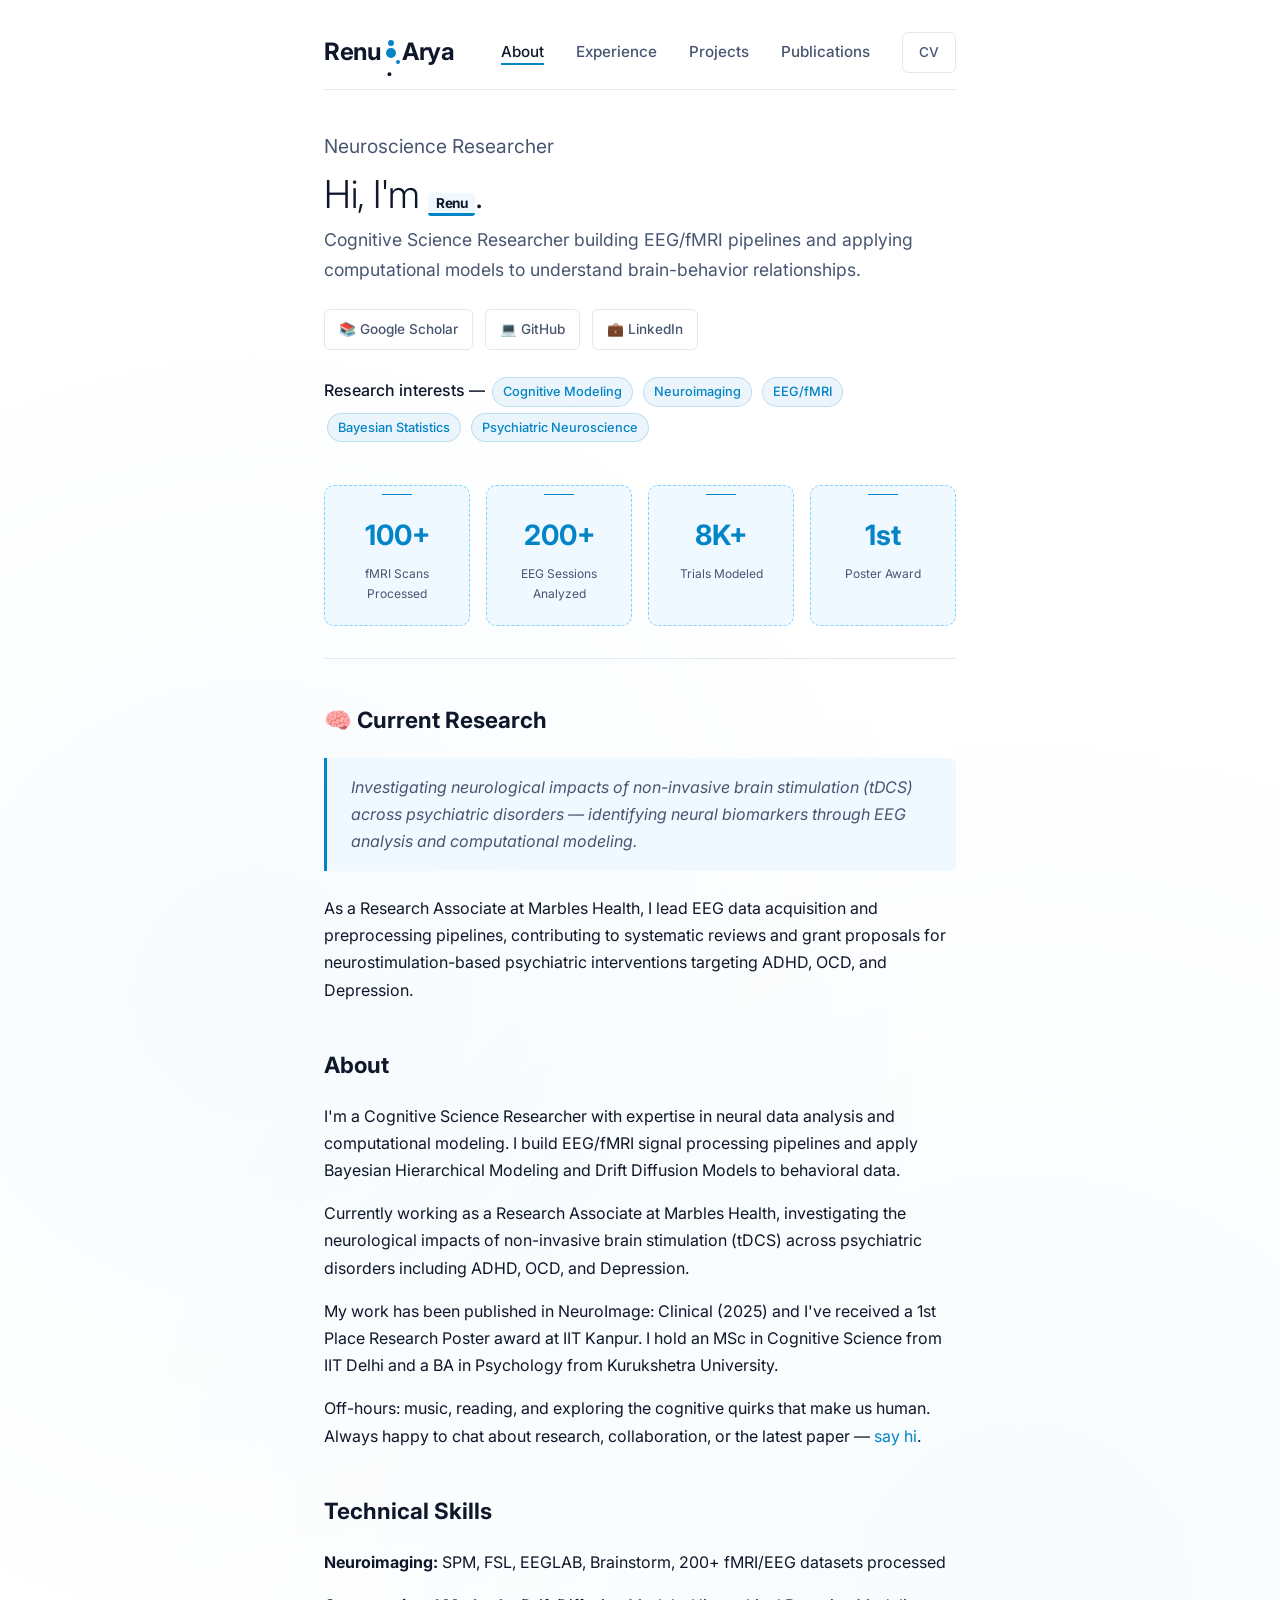
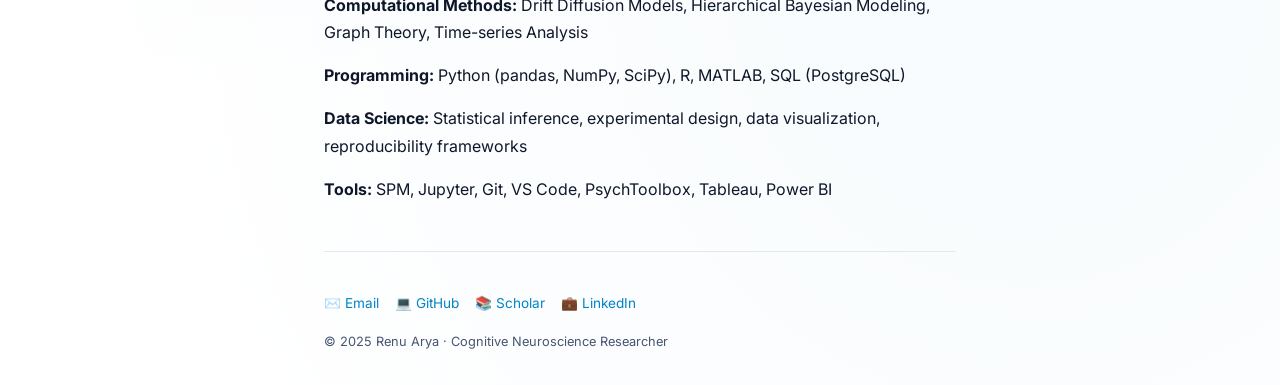
<file: index.html>
<!doctype html>
<html lang="en">
<head>
  <meta charset="utf-8">
  <meta name="viewport" content="width=device-width, initial-scale=1">
  <title>Renu Arya</title>
  <meta name="description" content="Renu Arya - Cognitive Science Researcher">
  <link rel="icon" href="data:image/svg+xml,%3Csvg xmlns='http://www.w3.org/2000/svg' viewBox='0 0 100 100'%3E%3Ctext y='75' font-size='70' fill='%23000'%3E%C2%A7%3C/text%3E%3C/svg%3E">
  <link href="https://fonts.googleapis.com/css2?family=Inter:wght@300;400;500;600;700&display=swap" rel="stylesheet">
  <link rel="stylesheet" href="css/style.css">
</head>
<body>
  <div class="shell-wide">
    <header class="topbar">
      <a class="mark" href="./">Renu<span class="dot">.</span>Arya</a>
      <nav>
        <a href="./" class="active">About</a>
        <a href="experience.html">Experience</a>
        <a href="project.html">Projects</a>
        <a href="publications.html">Publications</a>
        <a href="cv.pdf" class="cv-link" target="_blank" rel="noopener">CV</a>
      </nav>
    </header>

    <section class="hero">
      <p class="greeting">Neuroscience Researcher</p>
      <h1 class="name">Hi, I'm <span class="highlight">Renu</span>.</h1>
      <p class="title">
        Cognitive Science Researcher building EEG/fMRI pipelines and
        applying computational models to understand brain-behavior relationships.
      </p>

      <div class="social-links">
        <a href="https://scholar.google.com/citations?hl=en&user=OG6-NsIAAAAJ" target="_blank" rel="noopener">
          <span class="social-btn">📚 Google Scholar</span>
        </a>
        <a href="https://github.com/RenuArya" target="_blank" rel="noopener">
          <span class="social-btn">💻 GitHub</span>
        </a>
        <a href="https://www.linkedin.com/in/renuarya07/" target="_blank" rel="noopener">
          <span class="social-btn">💼 LinkedIn</span>
        </a>
      </div>

      <p class="interests" style="margin-top: 1.5rem;">
        <span style="font-weight:500;">Research interests — </span>
        <span class="tag">Cognitive Modeling</span>
        <span class="tag">Neuroimaging</span>
        <span class="tag">EEG/fMRI</span>
        <span class="tag">Bayesian Statistics</span>
        <span class="tag">Psychiatric Neuroscience</span>
      </p>
    </section>

    <div class="stats-grid">
      <div class="stat-card">
        <div class="value">100+</div>
        <div class="label">fMRI Scans Processed</div>
      </div>
      <div class="stat-card">
        <div class="value">200+</div>
        <div class="label">EEG Sessions Analyzed</div>
      </div>
      <div class="stat-card">
        <div class="value">8K+</div>
        <div class="label">Trials Modeled</div>
      </div>
      <div class="stat-card">
        <div class="value">1st</div>
        <div class="label">Poster Award</div>
      </div>
    </div>

    <div class="divider"></div>

    <section class="section">
      <h2><span class="neural">🧠</span> Current Research</h2>
      <div class="quote">
        Investigating neurological impacts of non-invasive brain stimulation (tDCS)
        across psychiatric disorders — identifying neural biomarkers through EEG
        analysis and computational modeling.
      </div>
      <p>
        As a Research Associate at Marbles Health, I lead EEG data acquisition and
        preprocessing pipelines, contributing to systematic reviews and grant proposals
        for neurostimulation-based psychiatric interventions targeting ADHD, OCD,
        and Depression.
      </p>
    </section>

    <section class="section">
      <h2>About</h2>
      <p>
        I'm a Cognitive Science Researcher with expertise in neural data analysis
        and computational modeling. I build EEG/fMRI signal processing pipelines
        and apply Bayesian Hierarchical Modeling and Drift Diffusion Models to
        behavioral data.
      </p>

      <p>
        Currently working as a Research Associate at Marbles Health, investigating
        the neurological impacts of non-invasive brain stimulation (tDCS) across
        psychiatric disorders including ADHD, OCD, and Depression.
      </p>

      <p>
        My work has been published in NeuroImage: Clinical (2025) and I've received
        a 1st Place Research Poster award at IIT Kanpur. I hold an MSc in Cognitive
        Science from IIT Delhi and a BA in Psychology from Kurukshetra University.
      </p>

      <p>
        Off-hours: music, reading, and exploring the cognitive quirks that make
        us human. Always happy to chat about research, collaboration, or the latest
        paper — <a href="mailto:renu@iitdalumni.com">say hi</a>.
      </p>
    </section>

    <section class="section">
      <h2>Technical Skills</h2>
      <p><strong>Neuroimaging:</strong> SPM, FSL, EEGLAB, Brainstorm, 200+ fMRI/EEG datasets processed</p>
      <p><strong>Computational Methods:</strong> Drift Diffusion Models, Hierarchical Bayesian Modeling, Graph Theory, Time-series Analysis</p>
      <p><strong>Programming:</strong> Python (pandas, NumPy, SciPy), R, MATLAB, SQL (PostgreSQL)</p>
      <p><strong>Data Science:</strong> Statistical inference, experimental design, data visualization, reproducibility frameworks</p>
      <p><strong>Tools:</strong> SPM, Jupyter, Git, VS Code, PsychToolbox, Tableau, Power BI</p>
    </section>

    <footer>
      <div class="footer-links">
        <a href="mailto:renu@iitdalumni.com">✉️ Email</a>
        <a href="https://github.com/RenuArya" target="_blank" rel="noopener">💻 GitHub</a>
        <a href="https://scholar.google.com/citations?hl=en&user=OG6-NsIAAAAJ" target="_blank" rel="noopener">📚 Scholar</a>
        <a href="https://www.linkedin.com/in/renuarya07/" target="_blank" rel="noopener">💼 LinkedIn</a>
      </div>
      <div style="margin-top: 0.25rem; font-size: 0.8rem;">
        © 2025 Renu Arya · Cognitive Neuroscience Researcher
      </div>
    </footer>
  </div>
</body>
</html>
</file>
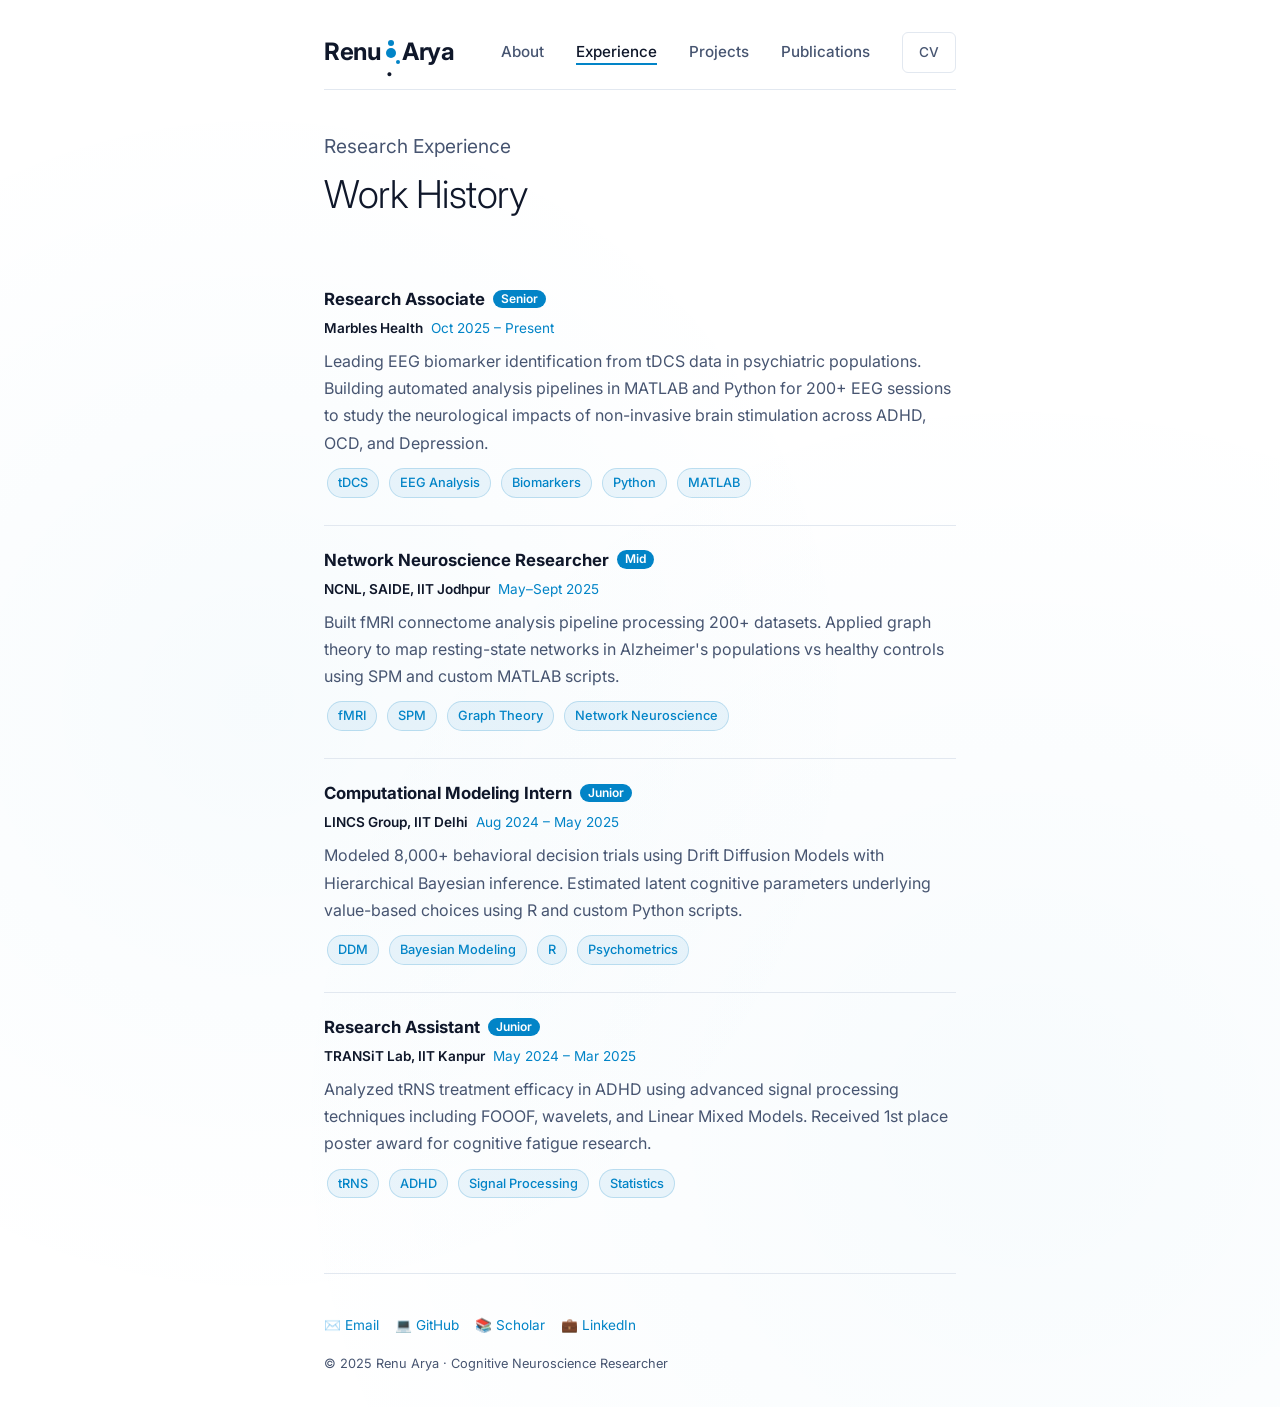
<file: experience.html>
<!doctype html>
<html lang="en">
<head>
  <meta charset="utf-8">
  <meta name="viewport" content="width=device-width, initial-scale=1">
  <title>Experience — Renu Arya</title>
  <meta name="description" content="Research Experience - Renu Arya">
  <link rel="icon" href="data:image/svg+xml,%3Csvg xmlns='http://www.w3.org/2000/svg' viewBox='0 0 100 100'%3E%3Ctext y='75' font-size='70' fill='%23000'%3E%C2%A7%3C/text%3E%3C/svg%3E">
  <link href="https://fonts.googleapis.com/css2?family=Inter:wght@300;400;500;600;700&display=swap" rel="stylesheet">
  <link rel="stylesheet" href="css/style.css">
</head>
<body>
  <div class="shell-wide">
    <header class="topbar">
      <a class="mark" href="./">Renu<span class="dot">.</span>Arya</a>
      <nav>
        <a href="./">About</a>
        <a href="experience.html" class="active">Experience</a>
        <a href="project.html">Projects</a>
        <a href="publications.html">Publications</a>
        <a href="cv.pdf" class="cv-link" target="_blank" rel="noopener">CV</a>
      </nav>
    </header>

    <section class="hero">
      <p class="greeting">Research Experience</p>
      <h1 class="name">Work History</h1>
    </section>

    <section class="section">
      <div class="post">
        <h3>Research Associate <span class="level">Senior</span></h3>
        <div class="meta">
          <span class="org">Marbles Health</span>
          <span class="period">Oct 2025 – Present</span>
        </div>
        <p>
          Leading EEG biomarker identification from tDCS data in psychiatric populations.
          Building automated analysis pipelines in MATLAB and Python for 200+ EEG sessions
          to study the neurological impacts of non-invasive brain stimulation across ADHD,
          OCD, and Depression.
        </p>
        <div class="tags">
          <span class="tag">tDCS</span>
          <span class="tag">EEG Analysis</span>
          <span class="tag">Biomarkers</span>
          <span class="tag">Python</span>
          <span class="tag">MATLAB</span>
        </div>
      </div>
      <div class="post">
        <h3>Network Neuroscience Researcher <span class="level">Mid</span></h3>
        <div class="meta">
          <span class="org">NCNL, SAIDE, IIT Jodhpur</span>
          <span class="period">May–Sept 2025</span>
        </div>
        <p>
          Built fMRI connectome analysis pipeline processing 200+ datasets. Applied graph
          theory to map resting-state networks in Alzheimer's populations vs healthy
          controls using SPM and custom MATLAB scripts.
        </p>
        <div class="tags">
          <span class="tag">fMRI</span>
          <span class="tag">SPM</span>
          <span class="tag">Graph Theory</span>
          <span class="tag">Network Neuroscience</span>
        </div>
      </div>
      <div class="post">
        <h3>Computational Modeling Intern <span class="level">Junior</span></h3>
        <div class="meta">
          <span class="org">LINCS Group, IIT Delhi</span>
          <span class="period">Aug 2024 – May 2025</span>
        </div>
        <p>
          Modeled 8,000+ behavioral decision trials using Drift Diffusion Models with
          Hierarchical Bayesian inference. Estimated latent cognitive parameters underlying
          value-based choices using R and custom Python scripts.
        </p>
        <div class="tags">
          <span class="tag">DDM</span>
          <span class="tag">Bayesian Modeling</span>
          <span class="tag">R</span>
          <span class="tag">Psychometrics</span>
        </div>
      </div>
      <div class="post">
        <h3>Research Assistant <span class="level">Junior</span></h3>
        <div class="meta">
          <span class="org">TRANSiT Lab, IIT Kanpur</span>
          <span class="period">May 2024 – Mar 2025</span>
        </div>
        <p>
          Analyzed tRNS treatment efficacy in ADHD using advanced signal processing
          techniques including FOOOF, wavelets, and Linear Mixed Models. Received 1st
          place poster award for cognitive fatigue research.
        </p>
        <div class="tags">
          <span class="tag">tRNS</span>
          <span class="tag">ADHD</span>
          <span class="tag">Signal Processing</span>
          <span class="tag">Statistics</span>
        </div>
      </div>
    </section>

    <footer>
      <div class="footer-links">
        <a href="mailto:renu@iitdalumni.com">✉️ Email</a>
        <a href="https://github.com/RenuArya" target="_blank" rel="noopener">💻 GitHub</a>
        <a href="https://scholar.google.com/citations?hl=en&user=OG6-NsIAAAAJ" target="_blank" rel="noopener">📚 Scholar</a>
        <a href="https://www.linkedin.com/in/renuarya07/" target="_blank" rel="noopener">💼 LinkedIn</a>
      </div>
      <div style="margin-top: 0.25rem; font-size: 0.8rem;">
        © 2025 Renu Arya · Cognitive Neuroscience Researcher
      </div>
    </footer>
  </div>
</body>
</html>
</file>
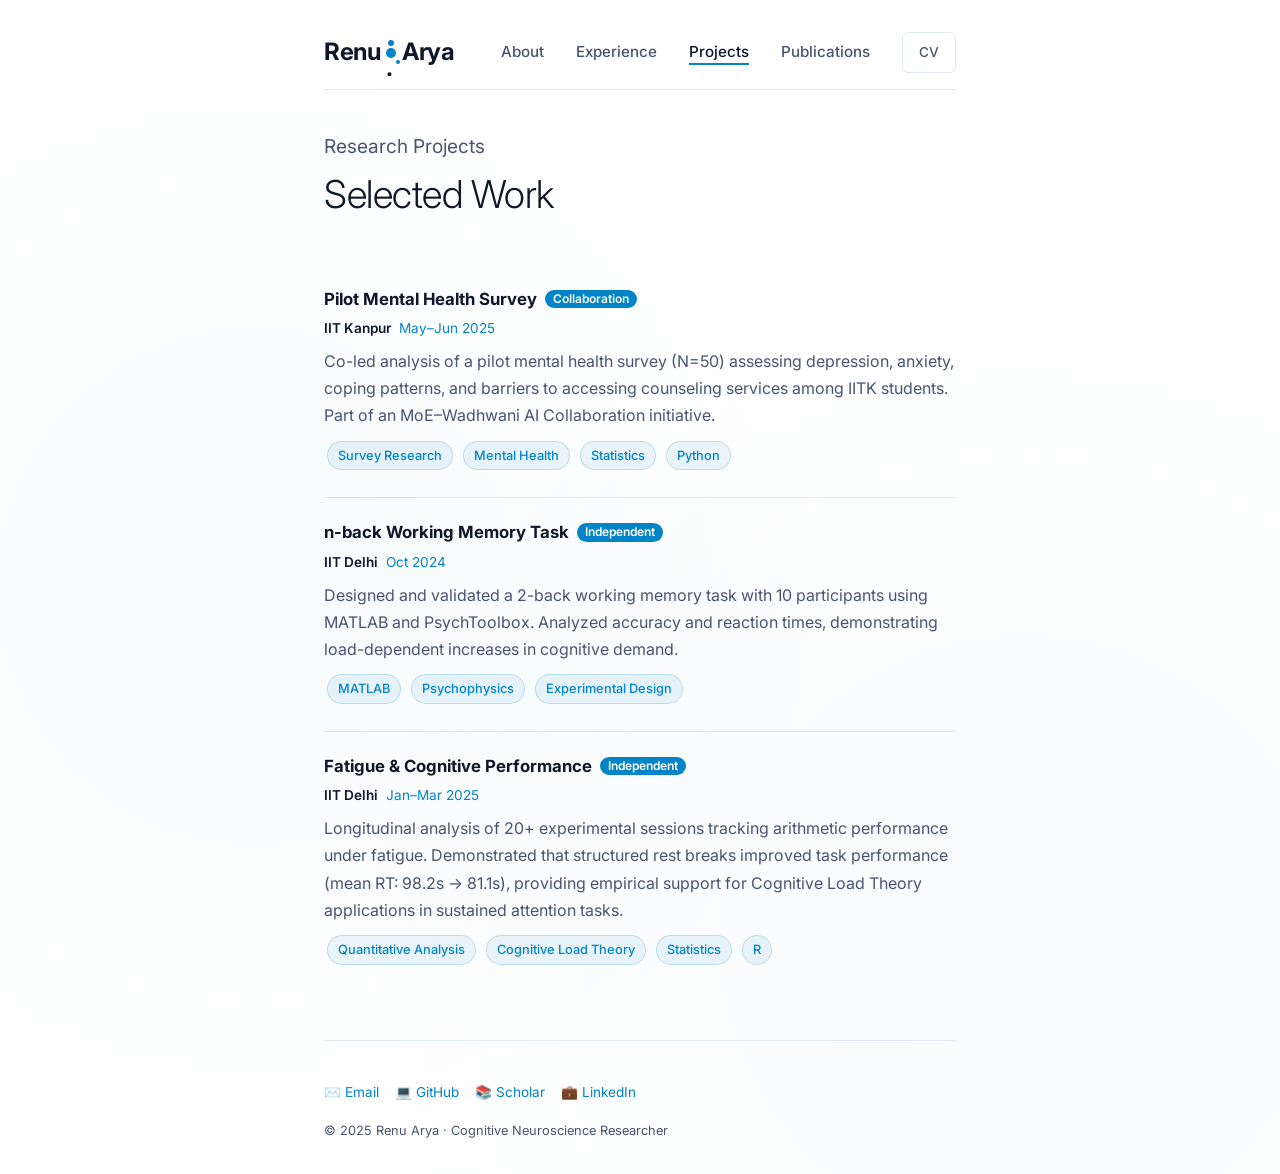
<file: project.html>
<!doctype html>
<html lang="en">
<head>
  <meta charset="utf-8">
  <meta name="viewport" content="width=device-width, initial-scale=1">
  <title>Projects — Renu Arya</title>
  <meta name="description" content="Research Projects - Renu Arya">
  <link rel="icon" href="data:image/svg+xml,%3Csvg xmlns='http://www.w3.org/2000/svg' viewBox='0 0 100 100'%3E%3Ctext y='75' font-size='70' fill='%23000'%3E%C2%A7%3C/text%3E%3C/svg%3E">
  <link href="https://fonts.googleapis.com/css2?family=Inter:wght@300;400;500;600;700&display=swap" rel="stylesheet">
  <link rel="stylesheet" href="css/style.css">
</head>
<body>
  <div class="shell-wide">
    <header class="topbar">
      <a class="mark" href="./">Renu<span class="dot">.</span>Arya</a>
      <nav>
        <a href="./">About</a>
        <a href="experience.html">Experience</a>
        <a href="project.html" class="active">Projects</a>
        <a href="publications.html">Publications</a>
        <a href="cv.pdf" class="cv-link" target="_blank" rel="noopener">CV</a>
      </nav>
    </header>

    <section class="hero">
      <p class="greeting">Research Projects</p>
      <h1 class="name">Selected Work</h1>
    </section>

    <section class="section">
      <div class="post">
        <h3>Pilot Mental Health Survey <span class="level">Collaboration</span></h3>
        <div class="meta">
          <span class="org">IIT Kanpur</span>
          <span class="period">May–Jun 2025</span>
        </div>
        <p>
          Co-led analysis of a pilot mental health survey (N=50) assessing depression,
          anxiety, coping patterns, and barriers to accessing counseling services among
          IITK students. Part of an MoE–Wadhwani AI Collaboration initiative.
        </p>
        <div class="tags">
          <span class="tag">Survey Research</span>
          <span class="tag">Mental Health</span>
          <span class="tag">Statistics</span>
          <span class="tag">Python</span>
        </div>
      </div>
      <div class="post">
        <h3>n-back Working Memory Task <span class="level">Independent</span></h3>
        <div class="meta">
          <span class="org">IIT Delhi</span>
          <span class="period">Oct 2024</span>
        </div>
        <p>
          Designed and validated a 2-back working memory task with 10 participants using
          MATLAB and PsychToolbox. Analyzed accuracy and reaction times, demonstrating
          load-dependent increases in cognitive demand.
        </p>
        <div class="tags">
          <span class="tag">MATLAB</span>
          <span class="tag">Psychophysics</span>
          <span class="tag">Experimental Design</span>
        </div>
      </div>
      <div class="post">
        <h3>Fatigue & Cognitive Performance <span class="level">Independent</span></h3>
        <div class="meta">
          <span class="org">IIT Delhi</span>
          <span class="period">Jan–Mar 2025</span>
        </div>
        <p>
          Longitudinal analysis of 20+ experimental sessions tracking arithmetic
          performance under fatigue. Demonstrated that structured rest breaks improved
          task performance (mean RT: 98.2s → 81.1s), providing empirical support for
          Cognitive Load Theory applications in sustained attention tasks.
        </p>
        <div class="tags">
          <span class="tag">Quantitative Analysis</span>
          <span class="tag">Cognitive Load Theory</span>
          <span class="tag">Statistics</span>
          <span class="tag">R</span>
        </div>
      </div>
    </section>

    <footer>
      <div class="footer-links">
        <a href="mailto:renu@iitdalumni.com">✉️ Email</a>
        <a href="https://github.com/RenuArya" target="_blank" rel="noopener">💻 GitHub</a>
        <a href="https://scholar.google.com/citations?hl=en&user=OG6-NsIAAAAJ" target="_blank" rel="noopener">📚 Scholar</a>
        <a href="https://www.linkedin.com/in/renuarya07/" target="_blank" rel="noopener">💼 LinkedIn</a>
      </div>
      <div style="margin-top: 0.25rem; font-size: 0.8rem;">
        © 2025 Renu Arya · Cognitive Neuroscience Researcher
      </div>
    </footer>
  </div>
</body>
</html>
</file>
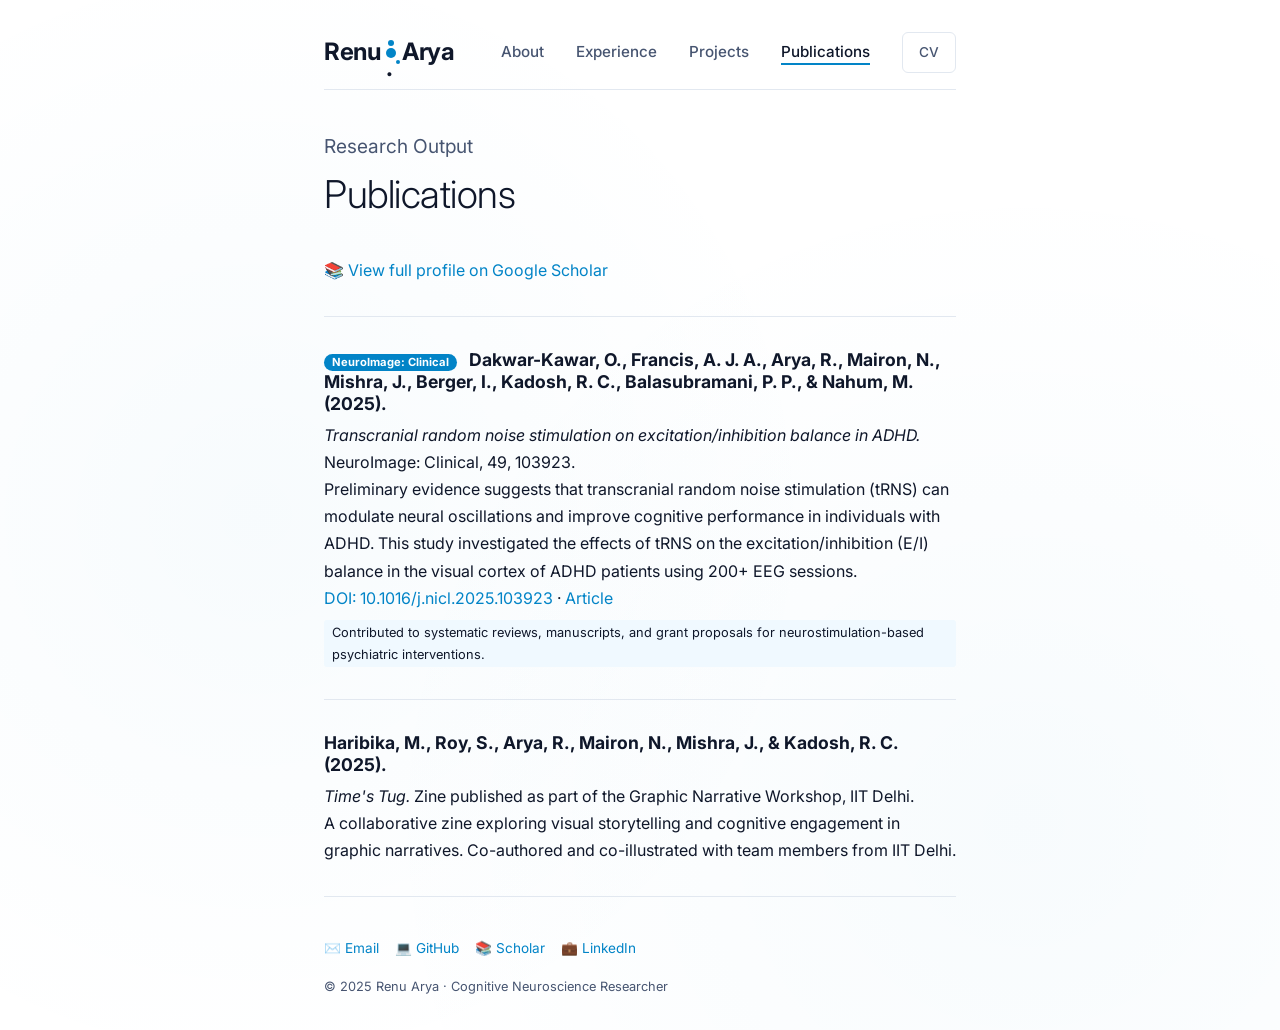
<file: publications.html>
<!doctype html>
<html lang="en">
<head>
  <meta charset="utf-8">
  <meta name="viewport" content="width=device-width, initial-scale=1">
  <title>Publications — Renu Arya</title>
  <meta name="description" content="Neuroscience publications by Renu Arya">
  <link rel="icon" href="data:image/svg+xml,%3Csvg xmlns='http://www.w3.org/2000/svg' viewBox='0 0 100 100'%3E%3Ctext y='75' font-size='70' fill='%23000'%3E%C2%A7%3C/text%3E%3C/svg%3E">
  <link href="https://fonts.googleapis.com/css2?family=Inter:wght@300;400;500;600;700&display=swap" rel="stylesheet">
  <link rel="stylesheet" href="css/style.css">
</head>
<body>
  <div class="shell-wide">
    <header class="topbar">
      <a class="mark" href="./">Renu<span class="dot">.</span>Arya</a>
      <nav>
        <a href="./">About</a>
        <a href="experience.html">Experience</a>
        <a href="project.html">Projects</a>
        <a href="publications.html" class="active">Publications</a>
        <a href="cv.pdf" class="cv-link" target="_blank" rel="noopener">CV</a>
      </nav>
    </header>

    <section class="hero">
      <p class="greeting">Research Output</p>
      <h1 class="name">Publications</h1>
    </section>

    <p style="margin-bottom: 1.5rem; color: var(--muted);">
      <a href="https://scholar.google.com/citations?hl=en&user=OG6-NsIAAAAJ" target="_blank" rel="noopener">📚 View full profile on Google Scholar</a>
    </p>

    <div class="divider"></div>

    <div>
      <h3>
        <span class="citation-count">NeuroImage: Clinical</span>
        Dakwar-Kawar, O., Francis, A. J. A., Arya, R., Mairon, N., Mishra, J., Berger, I., Kadosh, R. C., Balasubramani, P. P., & Nahum, M. (2025).
      </h3>
      <div class="venue">
        <em>Transcranial random noise stimulation on excitation/inhibition balance in ADHD.</em>
        NeuroImage: Clinical, 49, 103923.
      </div>
      <div class="abstract">
        Preliminary evidence suggests that transcranial random noise stimulation (tRNS) can modulate neural oscillations
        and improve cognitive performance in individuals with ADHD. This study investigated the effects of tRNS on the
        excitation/inhibition (E/I) balance in the visual cortex of ADHD patients using 200+ EEG sessions.
      </div>
      <div class="pub-link">
        <a href="https://doi.org/10.1016/j.nicl.2025.103923" target="_blank">DOI: 10.1016/j.nicl.2025.103923</a> ·
        <a href="https://www.sciencedirect.com/science/article/pii/S2213158225001234" target="_blank">Article</a>
      </div>
      <div class="highlight" style="margin-top: 0.5rem; display: inline-block; padding: 2px 8px; font-size: 0.8rem;">
        Contributed to systematic reviews, manuscripts, and grant proposals for neurostimulation-based psychiatric interventions.
      </div>
    </div>

    <div class="divider"></div>

    <div>
      <h3>Haribika, M., Roy, S., Arya, R., Mairon, N., Mishra, J., & Kadosh, R. C. (2025).</h3>
      <div class="venue">
        <em>Time's Tug.</em> Zine published as part of the Graphic Narrative Workshop, IIT Delhi.
      </div>
      <div class="abstract">
        A collaborative zine exploring visual storytelling and cognitive engagement in graphic narratives.
        Co-authored and co-illustrated with team members from IIT Delhi.
      </div>
    </div>

    <footer>
      <div class="footer-links">
        <a href="mailto:renu@iitdalumni.com">✉️ Email</a>
        <a href="https://github.com/RenuArya" target="_blank" rel="noopener">💻 GitHub</a>
        <a href="https://scholar.google.com/citations?hl=en&user=OG6-NsIAAAAJ" target="_blank" rel="noopener">📚 Scholar</a>
        <a href="https://www.linkedin.com/in/renuarya07/" target="_blank" rel="noopener">💼 LinkedIn</a>
      </div>
      <div style="margin-top: 0.25rem; font-size: 0.8rem;">
        © 2025 Renu Arya · Cognitive Neuroscience Researcher
      </div>
    </footer>
  </div>
</body>
</html>
</file>
<file: css/style.css>
/* Renu Arya Portfolio - Clean Neuroscience Theme */
:root {
  --bg: #ffffff;
  --text: #0f172a;
  --muted: #475571;
  --border: #e2e8f0;
  --accent: #0284c7;
  --accent-light: #7dd3fc;
  --link: #0284c7;
  --link-hover: #0369a1;
  --max-width: 680px;
}
* { margin: 0; padding: 0; box-sizing: border-box; }
body {
  background: var(--bg);
  color: var(--text);
  font-family: 'Inter', -apple-system, BlinkMacSystemFont, sans-serif;
  line-height: 1.7;
  font-size: 16px;
  background-image: radial-gradient(circle at 20% 50%, rgba(2, 132, 196, 0.03) 0%, transparent 50%),
                    radial-gradient(circle at 80% 80%, rgba(2, 132, 196, 0.03) 0%, transparent 50%);
}
h1, h2, h3 { font-weight: 700; line-height: 1.2; }
h1 { font-size: 2.4rem; letter-spacing: -0.5px; }
h2 { font-size: 1.4rem; margin-top: 3rem; margin-bottom: 1.5rem; }
h3 { font-size: 1.1rem; margin-bottom: 0.5rem; }
p { margin-bottom: 1rem; }
a { color: var(--link); text-decoration: none; }
a:hover { color: var(--link-hover); text-decoration: underline; }
.shell-wide {
  width: 100%;
  max-width: var(--max-width);
  margin: 0 auto;
  padding: 32px 24px;
}
.topbar {
  display: flex;
  justify-content: space-between;
  align-items: center;
  border-bottom: 1px solid var(--border);
  padding-bottom: 1rem;
  margin-bottom: 2.5rem;
}
.mark {
  font-size: 1.5rem;
  font-weight: 700;
  color: var(--text);
  text-decoration: none;
  letter-spacing: -0.5px;
  display: flex;
  align-items: center;
  gap: 6px;
}
.mark .dot {
  width: 10px; height: 10px;
  background: var(--accent);
  border-radius: 50%;
  position: relative;
}
.mark .dot::before, .mark .dot::after {
  content: '';
  position: absolute;
  background: var(--accent);
  border-radius: 50%;
}
.mark .dot::before { width: 6px; height: 6px; top: -8px; left: 2px; }
.mark .dot::after { width: 4px; height: 4px; bottom: -6px; right: -4px; }
nav a {
  color: var(--muted);
  text-decoration: none;
  font-size: 0.95rem;
  font-weight: 500;
  margin-left: 1.75rem;
  transition: all 0.2s ease;
  position: relative;
}
nav a:hover { color: var(--text); }
nav a.active { color: var(--text); }
nav a.active::after {
  content: '';
  position: absolute;
  bottom: -4px;
  left: 0;
  right: 0;
  height: 2px;
  background: var(--accent);
}
.hero { margin-bottom: 2.5rem; }
.hero .greeting {
  font-size: 1.2rem;
  color: var(--muted);
  margin-bottom: 0.5rem;
  font-weight: 400;
}
.hero .name {
  font-size: 2.4rem;
  font-weight: 300;
  margin-bottom: 0.5rem;
}
.hero .name .highlight {
  font-weight: 700;
  color: var(--text);
  border-bottom: 3px solid var(--accent);
  padding-bottom: 2px;
}
.hero .title {
  font-size: 1.1rem;
  color: var(--muted);
  margin-top: 0.5rem;
  font-weight: 400;
}
.social-links {
  display: flex;
  gap: 0.75rem;
  margin-top: 1.5rem;
}
.social-btn {
  display: inline-flex;
  align-items: center;
  gap: 6px;
  padding: 8px 14px;
  border: 1px solid var(--border);
  border-radius: 6px;
  color: var(--muted);
  font-size: 0.85rem;
  font-weight: 500;
  transition: all 0.15s ease;
  background: white;
}
.social-btn:hover {
  color: var(--link);
  border-color: var(--link);
}
.tag {
  display: inline-block;
  background: rgba(2, 132, 196, 0.08);
  color: var(--link);
  border: 1px solid rgba(2, 132, 196, 0.2);
  padding: 3px 10px;
  border-radius: 20px;
  font-size: 0.8rem;
  font-weight: 500;
  margin: 3px;
}
.section { margin: 3rem 0; }
.post {
  border-bottom: 1px solid var(--border);
  padding: 1.5rem 0;
}
.post:last-child { border-bottom: none; }
.post h3 {
  font-size: 1.05rem;
  display: flex;
  align-items: center;
  gap: 8px;
}
.post .level {
  font-size: 0.75rem;
  background: var(--accent);
  color: white;
  padding: 2px 8px;
  border-radius: 10px;
  font-weight: 600;
}
.post .meta {
  font-size: 0.85rem;
  color: var(--muted);
  margin-bottom: 0.5rem;
  display: flex;
  gap: 0.5rem;
  align-items: center;
  flex-wrap: wrap;
}
.post .meta .org { font-weight: 600; color: var(--text); }
.post .meta .period { color: var(--accent); }
.post p { color: var(--muted); margin-bottom: 0.5rem; }
.post .tags { margin-top: 0.5rem; }
.cv-link {
  display: inline-flex;
  align-items: center;
  gap: 6px;
  font-size: 0.85rem;
  color: var(--muted);
  border: 1px solid var(--border);
  padding: 8px 16px;
  border-radius: 6px;
  transition: all 0.15s ease;
  background: white;
}
.cv-link:hover {
  color: var(--text);
  border-color: var(--border);
}
.stats-grid {
  display: grid;
  grid-template-columns: repeat(auto-fit, minmax(140px, 1fr));
  gap: 1rem;
  margin-top: 2rem;
}
.stat-card {
  background: #f0f9ff;
  border: 1px dashed var(--accent-light);
  padding: 1.25rem;
  border-radius: 10px;
  text-align: center;
  position: relative;
  overflow: hidden;
}
.stat-card::before {
  content: '';
  position: absolute;
  top: 8px;
  left: 50%;
  transform: translateX(-50%);
  width: 30px;
  height: 1px;
  background: var(--accent);
}
.stat-card .value {
  font-size: 1.75rem;
  font-weight: 700;
  color: var(--accent);
  margin-top: 6px;
}
.stat-card .label {
  font-size: 0.75rem;
  color: var(--muted);
  margin-top: 0.25rem;
}
.divider {
  height: 1px;
  background: var(--border);
  margin: 2rem 0;
}
.quote {
  font-style: italic;
  color: var(--muted);
  border-left: 3px solid var(--accent);
  padding: 1rem 1.5rem;
  margin: 1.5rem 0;
  background: #f0f9ff;
  border-radius: 0 6px 6px 0;
}
footer {
  border-top: 1px solid var(--border);
  padding-top: 1.5rem;
  margin-top: 2rem;
  color: var(--muted);
  font-size: 0.85rem;
}
.footer-links {
  display: flex;
  gap: 1rem;
  margin: 1rem 0;
  flex-wrap: wrap;
}
.citation-count {
  display: inline-block;
  background: var(--accent);
  color: white;
  font-size: 0.7rem;
  padding: 2px 8px;
  border-radius: 10px;
  margin-right: 8px;
}
.highlight {
  background: #f0f9ff;
  padding: 2px 8px;
  border-radius: 3px;
  font-size: 0.85rem;
}
</file>
